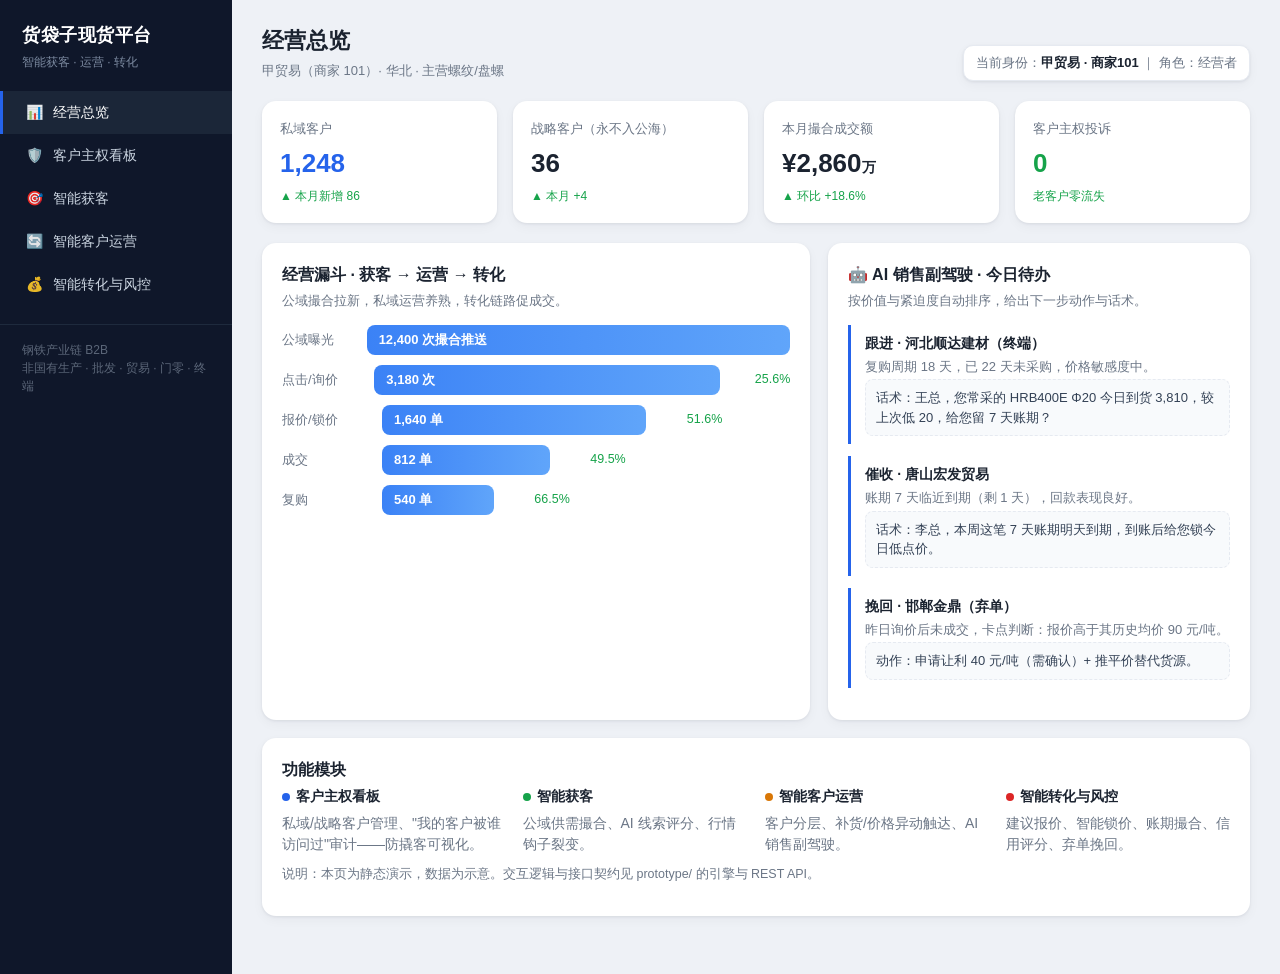
<file: static-site/index.html>
<!DOCTYPE html>
<html lang="zh-CN">
<head>
<meta charset="UTF-8" />
<meta name="viewport" content="width=device-width, initial-scale=1.0" />
<title>总览 · 货袋子现货平台</title>
<link rel="stylesheet" href="site.css" />
</head>
<body>
<div class="layout">
  <aside class="sidebar">
    <div class="brand">货袋子现货平台<small>智能获客 · 运营 · 转化</small></div>
    <nav class="nav">
      <a class="active" href="index.html"><span class="ico">📊</span>经营总览</a>
      <a href="dashboard.html"><span class="ico">🛡️</span>客户主权看板</a>
      <a href="acquisition.html"><span class="ico">🎯</span>智能获客</a>
      <a href="operation.html"><span class="ico">🔄</span>智能客户运营</a>
      <a href="conversion.html"><span class="ico">💰</span>智能转化与风控</a>
    </nav>
    <div class="side-foot">钢铁产业链 B2B<br/>非国有生产 · 批发 · 贸易 · 门零 · 终端</div>
  </aside>

  <main class="main">
    <div class="topbar">
      <div>
        <h1>经营总览</h1>
        <div class="sub">甲贸易（商家 101）· 华北 · 主营螺纹/盘螺</div>
      </div>
      <div class="idbox">当前身份：<b>甲贸易 · 商家101</b> ｜ 角色：经营者</div>
    </div>

    <div class="cards">
      <div class="stat blue"><div class="label">私域客户</div><div class="value">1,248</div>
        <div class="delta up">▲ 本月新增 86</div></div>
      <div class="stat"><div class="label">战略客户（永不入公海）</div><div class="value">36</div>
        <div class="delta up">▲ 本月 +4</div></div>
      <div class="stat"><div class="label">本月撮合成交额</div><div class="value">¥2,860<span style="font-size:14px">万</span></div>
        <div class="delta up">▲ 环比 +18.6%</div></div>
      <div class="stat good"><div class="label">客户主权投诉</div><div class="value">0</div>
        <div class="delta up">老客户零流失</div></div>
    </div>

    <div class="split">
      <div class="panel">
        <h2>经营漏斗 · 获客 → 运营 → 转化</h2>
        <p class="desc">公域撮合拉新，私域运营养熟，转化链路促成交。</p>
        <div class="funnel">
          <div class="step"><span class="lbl">公域曝光</span><div class="bar" style="width:100%">12,400 次撮合推送</div></div>
          <div class="step"><span class="lbl">点击/询价</span><div class="bar" style="width:74%">3,180 次</div><span class="rate">25.6%</span></div>
          <div class="step"><span class="lbl">报价/锁价</span><div class="bar" style="width:52%">1,640 单</div><span class="rate">51.6%</span></div>
          <div class="step"><span class="lbl">成交</span><div class="bar" style="width:33%">812 单</div><span class="rate">49.5%</span></div>
          <div class="step"><span class="lbl">复购</span><div class="bar" style="width:22%">540 单</div><span class="rate">66.5%</span></div>
        </div>
      </div>

      <div class="panel">
        <h2>🤖 AI 销售副驾驶 · 今日待办</h2>
        <p class="desc">按价值与紧迫度自动排序，给出下一步动作与话术。</p>
        <div class="todo">
          <b>跟进 · 河北顺达建材（终端）</b>
          <div class="why">复购周期 18 天，已 22 天未采购，价格敏感度中。</div>
          <div class="say">话术：王总，您常采的 HRB400E Φ20 今日到货 3,810，较上次低 20，给您留 7 天账期？</div>
        </div>
        <div class="todo">
          <b>催收 · 唐山宏发贸易</b>
          <div class="why">账期 7 天临近到期（剩 1 天），回款表现良好。</div>
          <div class="say">话术：李总，本周这笔 7 天账期明天到期，到账后给您锁今日低点价。</div>
        </div>
        <div class="todo">
          <b>挽回 · 邯郸金鼎（弃单）</b>
          <div class="why">昨日询价后未成交，卡点判断：报价高于其历史均价 90 元/吨。</div>
          <div class="say">动作：申请让利 40 元/吨（需确认）+ 推平价替代货源。</div>
        </div>
      </div>
    </div>

    <div class="panel">
      <h2>功能模块</h2>
      <div class="grid2">
        <div class="row" style="gap:16px; align-items:flex-start;">
          <div style="flex:1">
            <div class="pill"><span class="dot b"></span><b>客户主权看板</b></div>
            <p class="muted" style="margin:6px 0 0">私域/战略客户管理、"我的客户被谁访问过"审计——防撬客可视化。</p>
          </div>
          <div style="flex:1">
            <div class="pill"><span class="dot g"></span><b>智能获客</b></div>
            <p class="muted" style="margin:6px 0 0">公域供需撮合、AI 线索评分、行情钩子裂变。</p>
          </div>
        </div>
        <div class="row" style="gap:16px; align-items:flex-start;">
          <div style="flex:1">
            <div class="pill"><span class="dot a"></span><b>智能客户运营</b></div>
            <p class="muted" style="margin:6px 0 0">客户分层、补货/价格异动触达、AI 销售副驾驶。</p>
          </div>
          <div style="flex:1">
            <div class="pill"><span class="dot r"></span><b>智能转化与风控</b></div>
            <p class="muted" style="margin:6px 0 0">建议报价、智能锁价、账期撮合、信用评分、弃单挽回。</p>
          </div>
        </div>
      </div>
      <p class="note">说明：本页为静态演示，数据为示意。交互逻辑与接口契约见 prototype/ 的引擎与 REST API。</p>
    </div>
  </main>
</div>
</body>
</html>
</file>
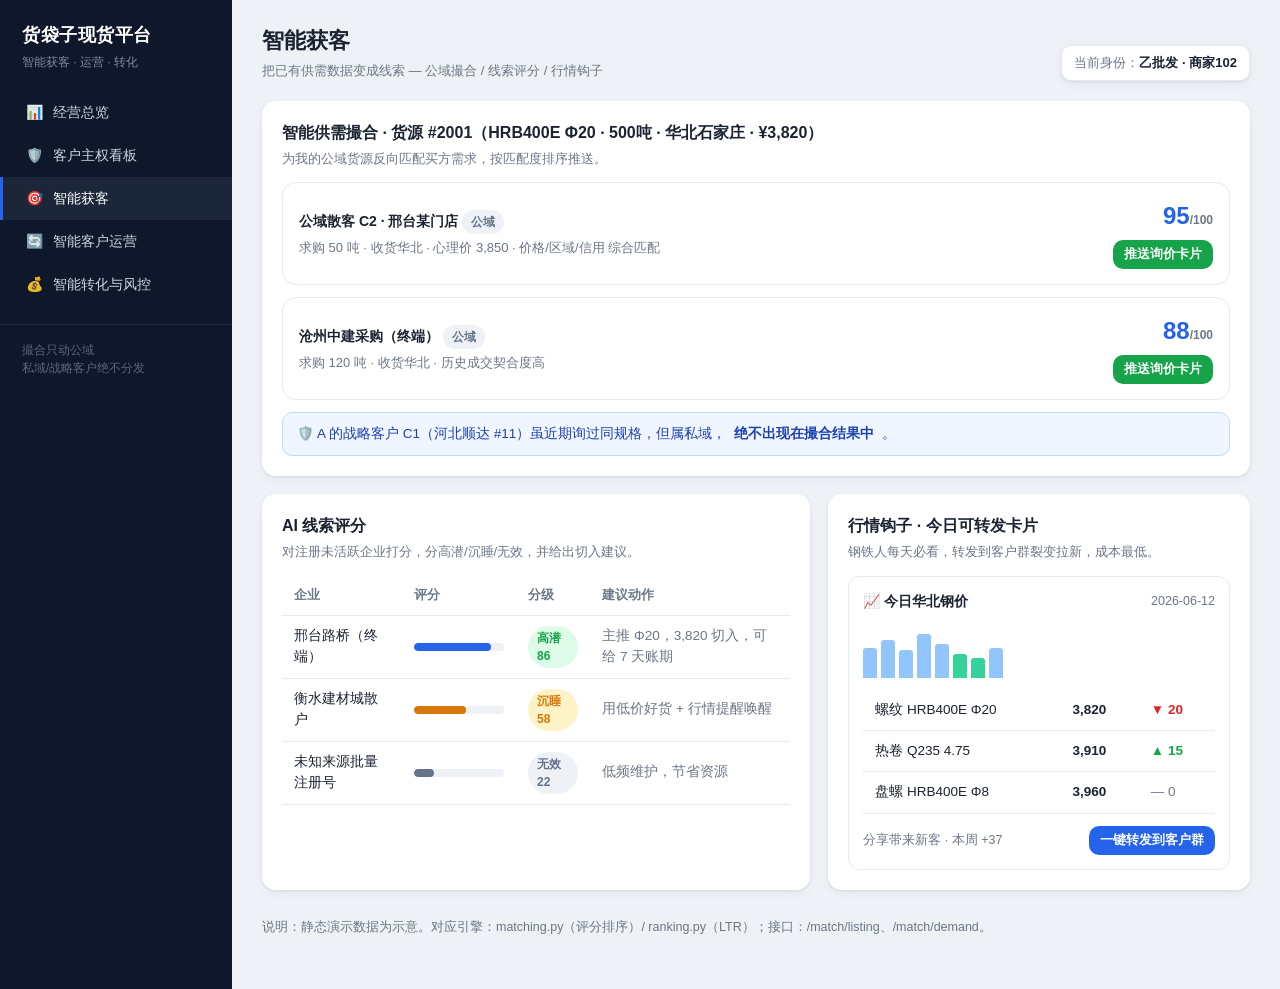
<file: static-site/acquisition.html>
<!DOCTYPE html>
<html lang="zh-CN">
<head>
<meta charset="UTF-8" />
<meta name="viewport" content="width=device-width, initial-scale=1.0" />
<title>智能获客 · 货袋子现货平台</title>
<link rel="stylesheet" href="site.css" />
</head>
<body>
<div class="layout">
  <aside class="sidebar">
    <div class="brand">货袋子现货平台<small>智能获客 · 运营 · 转化</small></div>
    <nav class="nav">
      <a href="index.html"><span class="ico">📊</span>经营总览</a>
      <a href="dashboard.html"><span class="ico">🛡️</span>客户主权看板</a>
      <a class="active" href="acquisition.html"><span class="ico">🎯</span>智能获客</a>
      <a href="operation.html"><span class="ico">🔄</span>智能客户运营</a>
      <a href="conversion.html"><span class="ico">💰</span>智能转化与风控</a>
    </nav>
    <div class="side-foot">撮合只动公域<br/>私域/战略客户绝不分发</div>
  </aside>

  <main class="main">
    <div class="topbar">
      <div>
        <h1>智能获客</h1>
        <div class="sub">把已有供需数据变成线索 — 公域撮合 / 线索评分 / 行情钩子</div>
      </div>
      <div class="idbox">当前身份：<b>乙批发 · 商家102</b></div>
    </div>

    <div class="panel">
      <h2>智能供需撮合 · 货源 #2001（HRB400E Φ20 · 500吨 · 华北石家庄 · ¥3,820）</h2>
      <p class="desc">为我的公域货源反向匹配买方需求，按匹配度排序推送。</p>
      <div class="mcard">
        <div>
          <div><b>公域散客 C2 · 邢台某门店</b> <span class="badge gray">公域</span></div>
          <div class="meta">求购 50 吨 · 收货华北 · 心理价 3,850 · 价格/区域/信用 综合匹配</div>
        </div>
        <div style="text-align:right">
          <div class="score">95<small>/100</small></div>
          <button class="btn green sm" style="margin-top:6px">推送询价卡片</button>
        </div>
      </div>
      <div class="mcard">
        <div>
          <div><b>沧州中建采购（终端）</b> <span class="badge gray">公域</span></div>
          <div class="meta">求购 120 吨 · 收货华北 · 历史成交契合度高</div>
        </div>
        <div style="text-align:right">
          <div class="score">88<small>/100</small></div>
          <button class="btn green sm" style="margin-top:6px">推送询价卡片</button>
        </div>
      </div>
      <div class="hint" style="margin-top:6px;">🛡️ A 的战略客户 C1（河北顺达 #11）虽近期询过同规格，但属私域，<b>绝不出现在撮合结果中</b>。</div>
    </div>

    <div class="split">
      <div class="panel">
        <h2>AI 线索评分</h2>
        <p class="desc">对注册未活跃企业打分，分高潜/沉睡/无效，并给出切入建议。</p>
        <table>
          <tr><th>企业</th><th>评分</th><th>分级</th><th>建议动作</th></tr>
          <tr>
            <td>邢台路桥（终端）</td>
            <td><div class="prog" style="width:90px"><i style="width:86%"></i></div></td>
            <td><span class="badge green">高潜 86</span></td>
            <td class="muted">主推 Φ20，3,820 切入，可给 7 天账期</td>
          </tr>
          <tr>
            <td>衡水建材城散户</td>
            <td><div class="prog" style="width:90px"><i style="width:58%;background:var(--amber)"></i></div></td>
            <td><span class="badge amber">沉睡 58</span></td>
            <td class="muted">用低价好货 + 行情提醒唤醒</td>
          </tr>
          <tr>
            <td>未知来源批量注册号</td>
            <td><div class="prog" style="width:90px"><i style="width:22%;background:var(--steel)"></i></div></td>
            <td><span class="badge gray">无效 22</span></td>
            <td class="muted">低频维护，节省资源</td>
          </tr>
        </table>
      </div>

      <div class="panel">
        <h2>行情钩子 · 今日可转发卡片</h2>
        <p class="desc">钢铁人每天必看，转发到客户群裂变拉新，成本最低。</p>
        <div style="border:1px solid var(--line); border-radius:12px; padding:14px;">
          <div class="row" style="justify-content:space-between">
            <b>📈 今日华北钢价</b><span class="kpi-sm">2026-06-12</span>
          </div>
          <div class="trend" style="margin:12px 0">
            <span style="height:30px"></span><span style="height:38px"></span><span style="height:28px"></span>
            <span style="height:44px"></span><span style="height:34px"></span><span class="lo" style="height:24px"></span>
            <span class="lo" style="height:20px"></span><span style="height:30px"></span>
          </div>
          <table>
            <tr><td>螺纹 HRB400E Φ20</td><td><b>3,820</b></td><td><span class="tag-deny">▼ 20</span></td></tr>
            <tr><td>热卷 Q235 4.75</td><td><b>3,910</b></td><td><span class="tag-allow">▲ 15</span></td></tr>
            <tr><td>盘螺 HRB400E Φ8</td><td><b>3,960</b></td><td><span class="muted">— 0</span></td></tr>
          </table>
          <div class="row" style="margin-top:12px; justify-content:space-between;">
            <span class="kpi-sm">分享带来新客 · 本周 +37</span>
            <button class="btn primary sm">一键转发到客户群</button>
          </div>
        </div>
      </div>
    </div>
    <p class="note">说明：静态演示数据为示意。对应引擎：matching.py（评分排序）/ ranking.py（LTR）；接口：/match/listing、/match/demand。</p>
  </main>
</div>
</body>
</html>
</file>
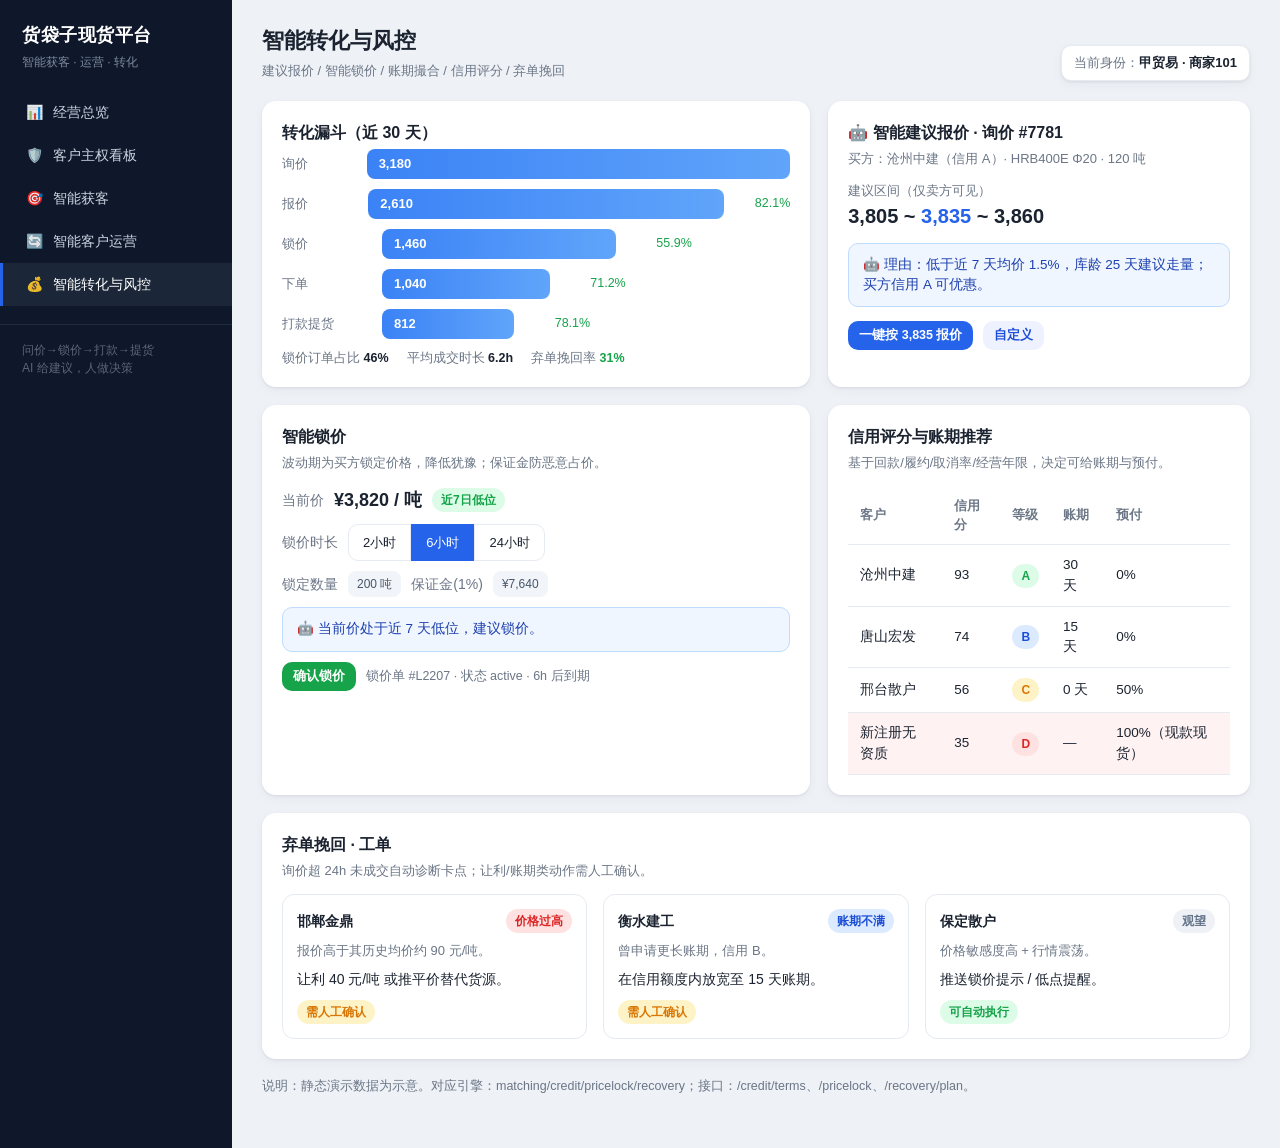
<file: static-site/conversion.html>
<!DOCTYPE html>
<html lang="zh-CN">
<head>
<meta charset="UTF-8" />
<meta name="viewport" content="width=device-width, initial-scale=1.0" />
<title>智能转化与风控 · 货袋子现货平台</title>
<link rel="stylesheet" href="site.css" />
</head>
<body>
<div class="layout">
  <aside class="sidebar">
    <div class="brand">货袋子现货平台<small>智能获客 · 运营 · 转化</small></div>
    <nav class="nav">
      <a href="index.html"><span class="ico">📊</span>经营总览</a>
      <a href="dashboard.html"><span class="ico">🛡️</span>客户主权看板</a>
      <a href="acquisition.html"><span class="ico">🎯</span>智能获客</a>
      <a href="operation.html"><span class="ico">🔄</span>智能客户运营</a>
      <a class="active" href="conversion.html"><span class="ico">💰</span>智能转化与风控</a>
    </nav>
    <div class="side-foot">问价→锁价→打款→提货<br/>AI 给建议，人做决策</div>
  </aside>

  <main class="main">
    <div class="topbar">
      <div>
        <h1>智能转化与风控</h1>
        <div class="sub">建议报价 / 智能锁价 / 账期撮合 / 信用评分 / 弃单挽回</div>
      </div>
      <div class="idbox">当前身份：<b>甲贸易 · 商家101</b></div>
    </div>

    <div class="split">
      <div class="panel">
        <h2>转化漏斗（近 30 天）</h2>
        <div class="funnel">
          <div class="step"><span class="lbl">询价</span><div class="bar" style="width:100%">3,180</div></div>
          <div class="step"><span class="lbl">报价</span><div class="bar" style="width:82%">2,610</div><span class="rate">82.1%</span></div>
          <div class="step"><span class="lbl">锁价</span><div class="bar" style="width:46%">1,460</div><span class="rate">55.9%</span></div>
          <div class="step"><span class="lbl">下单</span><div class="bar" style="width:33%">1,040</div><span class="rate">71.2%</span></div>
          <div class="step"><span class="lbl">打款提货</span><div class="bar" style="width:26%">812</div><span class="rate">78.1%</span></div>
        </div>
        <div class="row" style="margin-top:8px; gap:18px;">
          <span class="kpi-sm">锁价订单占比 <b style="color:var(--ink)">46%</b></span>
          <span class="kpi-sm">平均成交时长 <b style="color:var(--ink)">6.2h</b></span>
          <span class="kpi-sm">弃单挽回率 <b style="color:var(--green)">31%</b></span>
        </div>
      </div>

      <div class="panel">
        <h2>🤖 智能建议报价 · 询价 #7781</h2>
        <p class="desc">买方：沧州中建（信用 A）· HRB400E Φ20 · 120 吨</p>
        <div class="row" style="gap:20px; margin:6px 0 12px;">
          <div><div class="kpi-sm">建议区间（仅卖方可见）</div>
            <div style="font-size:20px;font-weight:800;">3,805 ~ <span style="color:var(--primary)">3,835</span> ~ 3,860</div></div>
        </div>
        <div class="hint">🤖 理由：低于近 7 天均价 1.5%，库龄 25 天建议走量；买方信用 A 可优惠。</div>
        <div class="row" style="margin-top:14px;">
          <button class="btn primary sm">一键按 3,835 报价</button>
          <button class="btn ghost sm">自定义</button>
        </div>
      </div>
    </div>

    <div class="split">
      <div class="panel">
        <h2>智能锁价</h2>
        <p class="desc">波动期为买方锁定价格，降低犹豫；保证金防恶意占价。</p>
        <div class="row" style="margin:8px 0;">
          <span class="muted">当前价</span><b style="font-size:18px;">¥3,820 / 吨</b>
          <span class="badge green">近7日低位</span>
        </div>
        <div class="row" style="margin:10px 0;">
          <span class="muted">锁价时长</span>
          <span class="seg"><span>2小时</span><span class="on">6小时</span><span>24小时</span></span>
        </div>
        <div class="row" style="margin:10px 0;">
          <span class="muted">锁定数量</span><span class="chip">200 吨</span>
          <span class="muted">保证金(1%)</span><span class="chip">¥7,640</span>
        </div>
        <div class="hint" style="margin:10px 0;">🤖 当前价处于近 7 天低位，建议锁价。</div>
        <div class="row"><button class="btn green sm">确认锁价</button>
          <span class="muted kpi-sm">锁价单 #L2207 · 状态 active · 6h 后到期</span></div>
      </div>

      <div class="panel">
        <h2>信用评分与账期推荐</h2>
        <p class="desc">基于回款/履约/取消率/经营年限，决定可给账期与预付。</p>
        <table>
          <tr><th>客户</th><th>信用分</th><th>等级</th><th>账期</th><th>预付</th></tr>
          <tr><td>沧州中建</td><td>93</td><td><span class="badge green">A</span></td><td>30 天</td><td>0%</td></tr>
          <tr><td>唐山宏发</td><td>74</td><td><span class="badge blue">B</span></td><td>15 天</td><td>0%</td></tr>
          <tr><td>邢台散户</td><td>56</td><td><span class="badge amber">C</span></td><td>0 天</td><td>50%</td></tr>
          <tr class="denied"><td>新注册无资质</td><td>35</td><td><span class="badge red">D</span></td><td>—</td><td>100%（现款现货）</td></tr>
        </table>
      </div>
    </div>

    <div class="panel">
      <h2>弃单挽回 · 工单</h2>
      <p class="desc">询价超 24h 未成交自动诊断卡点；让利/账期类动作需人工确认。</p>
      <div class="grid3">
        <div style="border:1px solid var(--line); border-radius:12px; padding:14px;">
          <div class="row" style="justify-content:space-between"><b>邯郸金鼎</b><span class="badge red">价格过高</span></div>
          <div class="muted" style="margin:8px 0; font-size:13px;">报价高于其历史均价约 90 元/吨。</div>
          <div class="say">让利 40 元/吨 或推平价替代货源。</div>
          <div class="row" style="margin-top:10px;"><span class="badge amber">需人工确认</span></div>
        </div>
        <div style="border:1px solid var(--line); border-radius:12px; padding:14px;">
          <div class="row" style="justify-content:space-between"><b>衡水建工</b><span class="badge blue">账期不满</span></div>
          <div class="muted" style="margin:8px 0; font-size:13px;">曾申请更长账期，信用 B。</div>
          <div class="say">在信用额度内放宽至 15 天账期。</div>
          <div class="row" style="margin-top:10px;"><span class="badge amber">需人工确认</span></div>
        </div>
        <div style="border:1px solid var(--line); border-radius:12px; padding:14px;">
          <div class="row" style="justify-content:space-between"><b>保定散户</b><span class="badge gray">观望</span></div>
          <div class="muted" style="margin:8px 0; font-size:13px;">价格敏感度高 + 行情震荡。</div>
          <div class="say">推送锁价提示 / 低点提醒。</div>
          <div class="row" style="margin-top:10px;"><span class="badge green">可自动执行</span></div>
        </div>
      </div>
    </div>
    <p class="note">说明：静态演示数据为示意。对应引擎：matching/credit/pricelock/recovery；接口：/credit/terms、/pricelock、/recovery/plan。</p>
  </main>
</div>
</body>
</html>
</file>
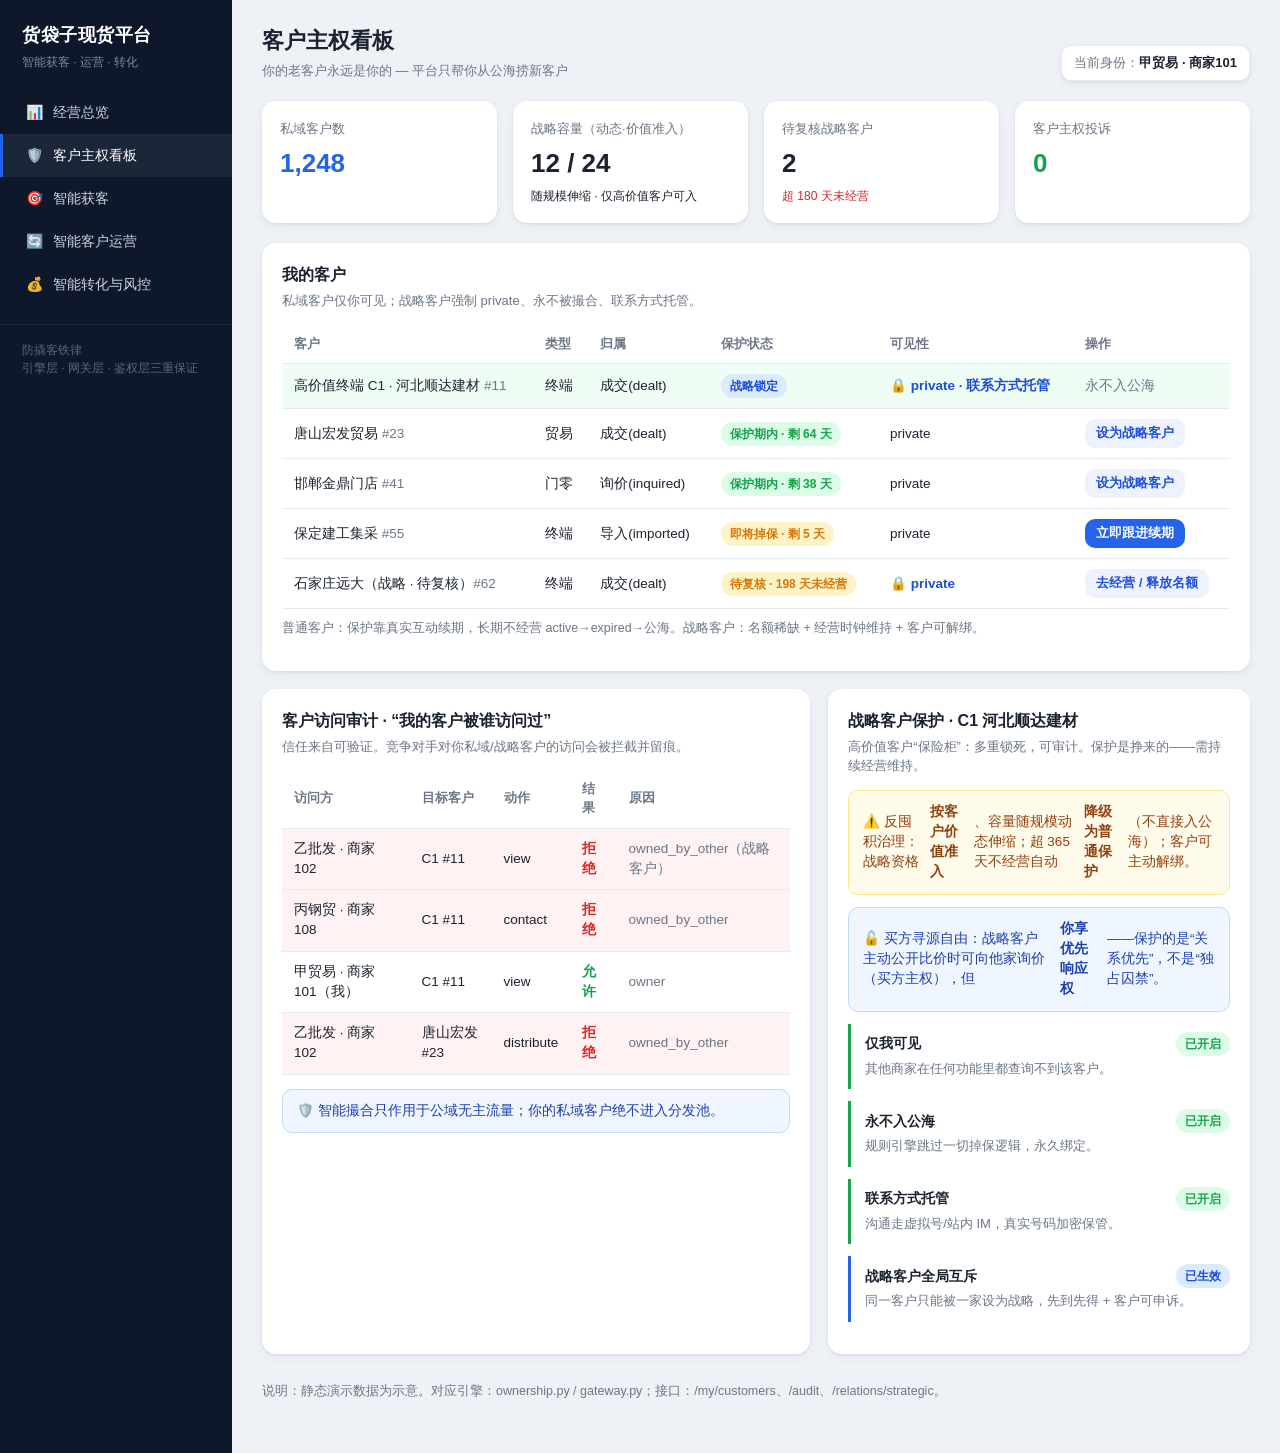
<file: static-site/dashboard.html>
<!DOCTYPE html>
<html lang="zh-CN">
<head>
<meta charset="UTF-8" />
<meta name="viewport" content="width=device-width, initial-scale=1.0" />
<title>客户主权看板 · 货袋子现货平台</title>
<link rel="stylesheet" href="site.css" />
</head>
<body>
<div class="layout">
  <aside class="sidebar">
    <div class="brand">货袋子现货平台<small>智能获客 · 运营 · 转化</small></div>
    <nav class="nav">
      <a href="index.html"><span class="ico">📊</span>经营总览</a>
      <a class="active" href="dashboard.html"><span class="ico">🛡️</span>客户主权看板</a>
      <a href="acquisition.html"><span class="ico">🎯</span>智能获客</a>
      <a href="operation.html"><span class="ico">🔄</span>智能客户运营</a>
      <a href="conversion.html"><span class="ico">💰</span>智能转化与风控</a>
    </nav>
    <div class="side-foot">防撬客铁律<br/>引擎层 · 网关层 · 鉴权层三重保证</div>
  </aside>

  <main class="main">
    <div class="topbar">
      <div>
        <h1>客户主权看板</h1>
        <div class="sub">你的老客户永远是你的 — 平台只帮你从公海捞新客户</div>
      </div>
      <div class="idbox">当前身份：<b>甲贸易 · 商家101</b></div>
    </div>

    <div class="cards">
      <div class="stat blue"><div class="label">私域客户数</div><div class="value">1,248</div></div>
      <div class="stat"><div class="label">战略容量（动态·价值准入）</div><div class="value">12 / 24</div>
        <div class="delta">随规模伸缩 · 仅高价值客户可入</div></div>
      <div class="stat"><div class="label">待复核战略客户</div><div class="value">2</div>
        <div class="delta down">超 180 天未经营</div></div>
      <div class="stat good"><div class="label">客户主权投诉</div><div class="value">0</div></div>
    </div>

    <div class="panel">
      <h2>我的客户</h2>
      <p class="desc">私域客户仅你可见；战略客户强制 private、永不被撮合、联系方式托管。</p>
      <table>
        <tr><th>客户</th><th>类型</th><th>归属</th><th>保护状态</th><th>可见性</th><th>操作</th></tr>
        <tr class="hot">
          <td>高价值终端 C1 · 河北顺达建材 <span class="muted">#11</span></td>
          <td>终端</td><td>成交(dealt)</td>
          <td><span class="badge blue">战略锁定</span></td>
          <td><span class="lock">🔒 private · 联系方式托管</span></td>
          <td><span class="muted">永不入公海</span></td>
        </tr>
        <tr>
          <td>唐山宏发贸易 <span class="muted">#23</span></td><td>贸易</td><td>成交(dealt)</td>
          <td><span class="badge green">保护期内 · 剩 64 天</span></td><td>private</td>
          <td><button class="btn ghost sm">设为战略客户</button></td>
        </tr>
        <tr>
          <td>邯郸金鼎门店 <span class="muted">#41</span></td><td>门零</td><td>询价(inquired)</td>
          <td><span class="badge green">保护期内 · 剩 38 天</span></td><td>private</td>
          <td><button class="btn ghost sm">设为战略客户</button></td>
        </tr>
        <tr>
          <td>保定建工集采 <span class="muted">#55</span></td><td>终端</td><td>导入(imported)</td>
          <td><span class="badge amber">即将掉保 · 剩 5 天</span></td><td>private</td>
          <td><button class="btn primary sm">立即跟进续期</button></td>
        </tr>
        <tr>
          <td>石家庄远大（战略 · 待复核）<span class="muted">#62</span></td><td>终端</td><td>成交(dealt)</td>
          <td><span class="badge amber">待复核 · 198 天未经营</span></td><td><span class="lock">🔒 private</span></td>
          <td><button class="btn ghost sm">去经营 / 释放名额</button></td>
        </tr>
      </table>
      <p class="note">普通客户：保护靠真实互动续期，长期不经营 active→expired→公海。战略客户：名额稀缺 + 经营时钟维持 + 客户可解绑。</p>
    </div>

    <div class="split">
      <div class="panel">
        <h2>客户访问审计 · “我的客户被谁访问过”</h2>
        <p class="desc">信任来自可验证。竞争对手对你私域/战略客户的访问会被拦截并留痕。</p>
        <table>
          <tr><th>访问方</th><th>目标客户</th><th>动作</th><th>结果</th><th>原因</th></tr>
          <tr class="denied"><td>乙批发 · 商家102</td><td>C1 #11</td><td>view</td>
            <td><span class="tag-deny">拒绝</span></td><td class="muted">owned_by_other（战略客户）</td></tr>
          <tr class="denied"><td>丙钢贸 · 商家108</td><td>C1 #11</td><td>contact</td>
            <td><span class="tag-deny">拒绝</span></td><td class="muted">owned_by_other</td></tr>
          <tr><td>甲贸易 · 商家101（我）</td><td>C1 #11</td><td>view</td>
            <td><span class="tag-allow">允许</span></td><td class="muted">owner</td></tr>
          <tr class="denied"><td>乙批发 · 商家102</td><td>唐山宏发 #23</td><td>distribute</td>
            <td><span class="tag-deny">拒绝</span></td><td class="muted">owned_by_other</td></tr>
        </table>
        <div class="hint" style="margin-top:14px;">🛡️ 智能撮合只作用于公域无主流量；你的私域客户绝不进入分发池。</div>
      </div>

      <div class="panel">
        <h2>战略客户保护 · C1 河北顺达建材</h2>
        <p class="desc">高价值客户“保险柜”：多重锁死，可审计。保护是挣来的——需持续经营维持。</p>
        <div class="hint warn" style="margin-bottom:12px;">⚠️ 反囤积治理：战略资格<b>按客户价值准入</b>、容量随规模动态伸缩；超 365 天不经营自动<b>降级为普通保护</b>（不直接入公海）；客户可主动解绑。</div>
        <div class="hint" style="margin-bottom:12px;">🔓 买方寻源自由：战略客户主动公开比价时可向他家询价（买方主权），但<b>你享优先响应权</b>——保护的是“关系优先”，不是“独占囚禁”。</div>
        <div style="margin-top:6px;">
          <div class="todo" style="border-left-color:var(--green)">
            <div class="row" style="justify-content:space-between"><b>仅我可见</b><span class="badge green">已开启</span></div>
            <div class="why">其他商家在任何功能里都查询不到该客户。</div>
          </div>
          <div class="todo" style="border-left-color:var(--green)">
            <div class="row" style="justify-content:space-between"><b>永不入公海</b><span class="badge green">已开启</span></div>
            <div class="why">规则引擎跳过一切掉保逻辑，永久绑定。</div>
          </div>
          <div class="todo" style="border-left-color:var(--green)">
            <div class="row" style="justify-content:space-between"><b>联系方式托管</b><span class="badge green">已开启</span></div>
            <div class="why">沟通走虚拟号/站内 IM，真实号码加密保管。</div>
          </div>
          <div class="todo" style="border-left-color:var(--primary)">
            <div class="row" style="justify-content:space-between"><b>战略客户全局互斥</b><span class="badge blue">已生效</span></div>
            <div class="why">同一客户只能被一家设为战略，先到先得 + 客户可申诉。</div>
          </div>
        </div>
      </div>
    </div>
    <p class="note">说明：静态演示数据为示意。对应引擎：ownership.py / gateway.py；接口：/my/customers、/audit、/relations/strategic。</p>
  </main>
</div>
</body>
</html>
</file>
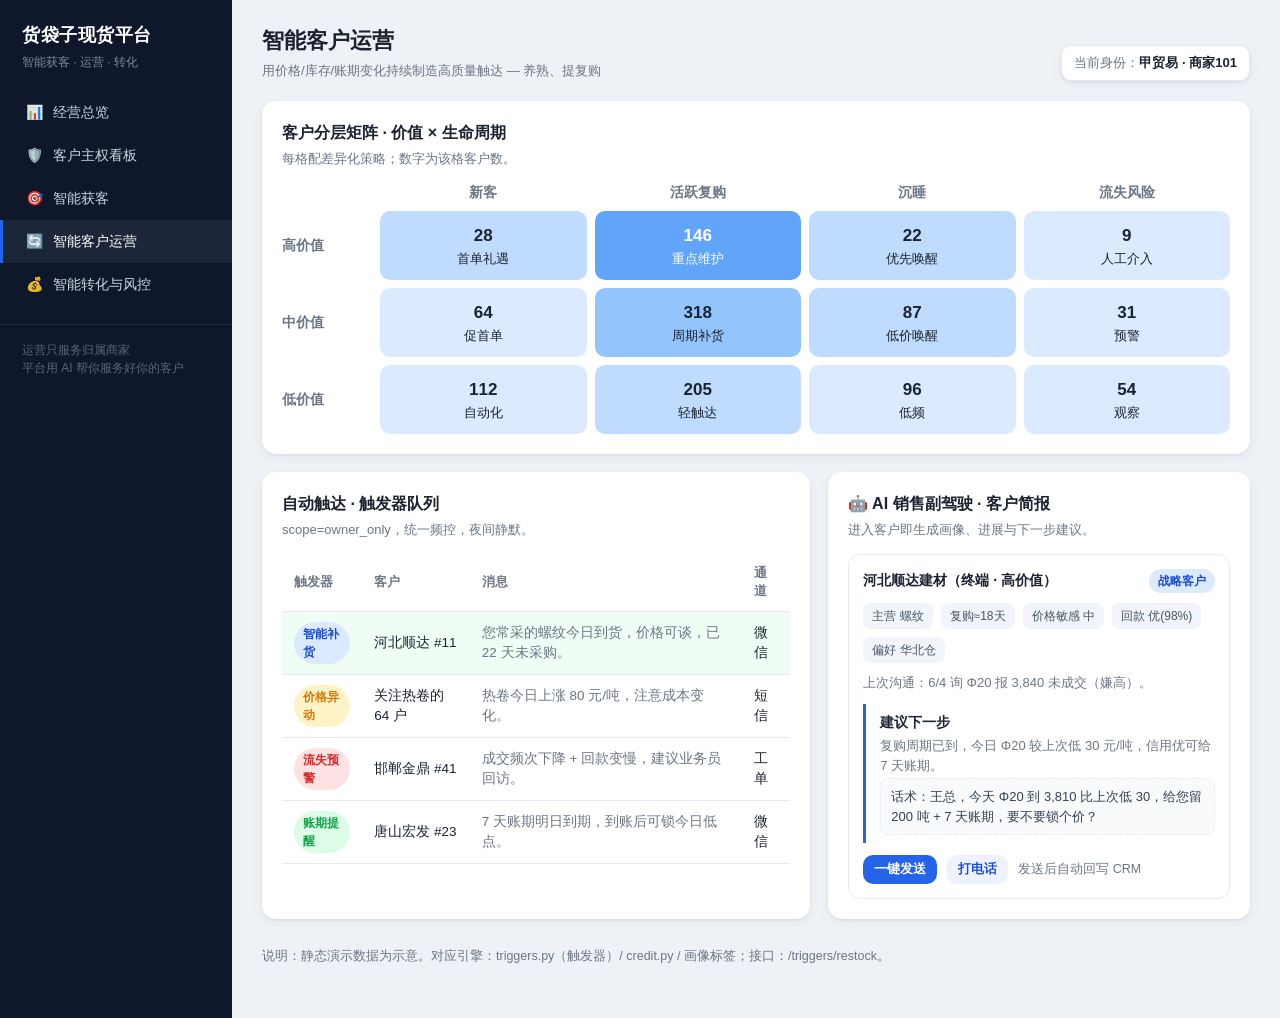
<file: static-site/operation.html>
<!DOCTYPE html>
<html lang="zh-CN">
<head>
<meta charset="UTF-8" />
<meta name="viewport" content="width=device-width, initial-scale=1.0" />
<title>智能客户运营 · 货袋子现货平台</title>
<link rel="stylesheet" href="site.css" />
</head>
<body>
<div class="layout">
  <aside class="sidebar">
    <div class="brand">货袋子现货平台<small>智能获客 · 运营 · 转化</small></div>
    <nav class="nav">
      <a href="index.html"><span class="ico">📊</span>经营总览</a>
      <a href="dashboard.html"><span class="ico">🛡️</span>客户主权看板</a>
      <a href="acquisition.html"><span class="ico">🎯</span>智能获客</a>
      <a class="active" href="operation.html"><span class="ico">🔄</span>智能客户运营</a>
      <a href="conversion.html"><span class="ico">💰</span>智能转化与风控</a>
    </nav>
    <div class="side-foot">运营只服务归属商家<br/>平台用 AI 帮你服务好你的客户</div>
  </aside>

  <main class="main">
    <div class="topbar">
      <div>
        <h1>智能客户运营</h1>
        <div class="sub">用价格/库存/账期变化持续制造高质量触达 — 养熟、提复购</div>
      </div>
      <div class="idbox">当前身份：<b>甲贸易 · 商家101</b></div>
    </div>

    <div class="panel">
      <h2>客户分层矩阵 · 价值 × 生命周期</h2>
      <p class="desc">每格配差异化策略；数字为该格客户数。</p>
      <div class="matrix">
        <div class="head"></div>
        <div class="head">新客</div><div class="head">活跃复购</div><div class="head">沉睡</div><div class="head">流失风险</div>
        <div class="v">高价值</div>
        <div class="cell h2"><b>28</b>首单礼遇</div><div class="cell h4"><b>146</b>重点维护</div><div class="cell h2"><b>22</b>优先唤醒</div><div class="cell h1"><b>9</b>人工介入</div>
        <div class="v">中价值</div>
        <div class="cell h1"><b>64</b>促首单</div><div class="cell h3"><b>318</b>周期补货</div><div class="cell h2"><b>87</b>低价唤醒</div><div class="cell h1"><b>31</b>预警</div>
        <div class="v">低价值</div>
        <div class="cell h1"><b>112</b>自动化</div><div class="cell h2"><b>205</b>轻触达</div><div class="cell h1"><b>96</b>低频</div><div class="cell h1"><b>54</b>观察</div>
      </div>
    </div>

    <div class="split">
      <div class="panel">
        <h2>自动触达 · 触发器队列</h2>
        <p class="desc">scope=owner_only，统一频控，夜间静默。</p>
        <table>
          <tr><th>触发器</th><th>客户</th><th>消息</th><th>通道</th></tr>
          <tr class="hot">
            <td><span class="badge blue">智能补货</span></td>
            <td>河北顺达 #11</td>
            <td class="muted">您常采的螺纹今日到货，价格可谈，已 22 天未采购。</td>
            <td>微信</td>
          </tr>
          <tr>
            <td><span class="badge amber">价格异动</span></td>
            <td>关注热卷的 64 户</td>
            <td class="muted">热卷今日上涨 80 元/吨，注意成本变化。</td>
            <td>短信</td>
          </tr>
          <tr>
            <td><span class="badge red">流失预警</span></td>
            <td>邯郸金鼎 #41</td>
            <td class="muted">成交频次下降 + 回款变慢，建议业务员回访。</td>
            <td>工单</td>
          </tr>
          <tr>
            <td><span class="badge green">账期提醒</span></td>
            <td>唐山宏发 #23</td>
            <td class="muted">7 天账期明日到期，到账后可锁今日低点。</td>
            <td>微信</td>
          </tr>
        </table>
      </div>

      <div class="panel">
        <h2>🤖 AI 销售副驾驶 · 客户简报</h2>
        <p class="desc">进入客户即生成画像、进展与下一步建议。</p>
        <div style="border:1px solid var(--line); border-radius:12px; padding:14px;">
          <div class="row" style="justify-content:space-between">
            <b>河北顺达建材（终端 · 高价值）</b><span class="badge blue">战略客户</span>
          </div>
          <div class="row" style="gap:8px; margin:10px 0;">
            <span class="chip">主营 螺纹</span><span class="chip">复购≈18天</span>
            <span class="chip">价格敏感 中</span><span class="chip">回款 优(98%)</span><span class="chip">偏好 华北仓</span>
          </div>
          <div class="muted" style="font-size:13px;">上次沟通：6/4 询 Φ20 报 3,840 未成交（嫌高）。</div>
          <div class="todo" style="margin-top:12px;">
            <b>建议下一步</b>
            <div class="why">复购周期已到，今日 Φ20 较上次低 30 元/吨，信用优可给 7 天账期。</div>
            <div class="say">话术：王总，今天 Φ20 到 3,810 比上次低 30，给您留 200 吨 + 7 天账期，要不要锁个价？</div>
          </div>
          <div class="row"><button class="btn primary sm">一键发送</button><button class="btn ghost sm">打电话</button><span class="muted kpi-sm">发送后自动回写 CRM</span></div>
        </div>
      </div>
    </div>
    <p class="note">说明：静态演示数据为示意。对应引擎：triggers.py（触发器）/ credit.py / 画像标签；接口：/triggers/restock。</p>
  </main>
</div>
</body>
</html>
</file>
<file: static-site/site.css>
:root {
  --bg: #eef1f6;
  --card: #ffffff;
  --ink: #1b2330;
  --muted: #6b7686;
  --primary: #2563eb;
  --primary-d: #1d4ed8;
  --green: #16a34a;
  --amber: #d97706;
  --red: #dc2626;
  --steel: #64748b;
  --line: #e6eaf1;
  --shadow: 0 1px 3px rgba(16,24,40,.08), 0 4px 12px rgba(16,24,40,.04);
}
* { box-sizing: border-box; }
html,body { margin: 0; }
body {
  background: var(--bg); color: var(--ink);
  font-family: -apple-system, "PingFang SC", "Microsoft YaHei", "Segoe UI", Roboto, sans-serif;
  font-size: 14px; line-height: 1.5;
}
.layout { display: flex; min-height: 100vh; }

/* sidebar */
.sidebar { width: 232px; background: #0f172a; color: #cbd5e1; flex-shrink: 0; padding: 22px 0; }
.brand { font-size: 18px; font-weight: 800; color: #fff; padding: 0 22px 6px; letter-spacing:.5px;}
.brand small { display:block; font-weight: 400; color:#7c8aa0; font-size:12px; margin-top:4px; letter-spacing:0;}
.nav { margin-top: 14px; }
.nav a { display:flex; gap:10px; align-items:center; padding: 11px 22px; color:#cbd5e1;
  text-decoration:none; font-size:14px; border-left:3px solid transparent;}
.nav a .ico { width:18px; text-align:center; opacity:.9; }
.nav a:hover { background:#1b2638; color:#fff; }
.nav a.active { background:#1b2638; color:#fff; border-left-color: var(--primary); }
.side-foot { color:#5b6678; font-size:12px; padding:16px 22px 0; margin-top:18px; border-top:1px solid #1e2a3d;}

/* main */
.main { flex:1; padding: 24px 30px 40px; max-width: 1180px; }
.topbar { display:flex; justify-content:space-between; align-items:flex-end; margin-bottom:20px;}
.topbar h1 { font-size:22px; margin:0; }
.topbar .sub { color:var(--muted); font-size:13px; margin-top:4px; }
.idbox { font-size:13px; color:var(--muted); background:#fff; border:1px solid var(--line);
  padding:7px 12px; border-radius:10px; box-shadow:var(--shadow);}
.idbox b { color: var(--ink); }

/* stat cards */
.cards { display:grid; grid-template-columns: repeat(4, 1fr); gap:16px; margin-bottom:20px;}
.stat { background:var(--card); border-radius:14px; padding:18px; box-shadow:var(--shadow); }
.stat .label { color:var(--muted); font-size:13px; }
.stat .value { font-size:26px; font-weight:800; margin-top:6px; }
.stat .delta { font-size:12px; margin-top:4px; }
.stat .delta.up { color:var(--green); } .stat .delta.down { color:var(--red); }
.stat.good .value { color:var(--green); }
.stat.blue .value { color:var(--primary); }

/* panels */
.panel { background:var(--card); border-radius:14px; padding:20px; box-shadow:var(--shadow); margin-bottom:18px; }
.panel h2 { font-size:16px; margin:0 0 4px; }
.panel .desc { color:var(--muted); font-size:13px; margin:0 0 14px; }
.grid2 { display:grid; grid-template-columns: 1fr 1fr; gap:18px; }
.grid3 { display:grid; grid-template-columns: repeat(3,1fr); gap:16px; }

/* tables */
table { width:100%; border-collapse:collapse; }
th,td { text-align:left; padding:10px 12px; border-bottom:1px solid var(--line); font-size:13.5px; }
th { color:var(--muted); font-weight:600; font-size:12.5px; }
tr.denied { background:#fef2f2; }
tr.hot { background:#f0fdf4; }

/* badges / tags */
.badge { padding:3px 9px; border-radius:999px; font-size:12px; font-weight:700; display:inline-block;}
.badge.green { background:#dcfce7; color:var(--green); }
.badge.gray  { background:#eef1f6; color:var(--steel); }
.badge.blue  { background:#dbeafe; color:var(--primary-d); }
.badge.amber { background:#fef3c7; color:var(--amber); }
.badge.red   { background:#fee2e2; color:var(--red); }
.tag-allow { color:var(--green); font-weight:700; }
.tag-deny  { color:var(--red); font-weight:700; }
.lock { color:var(--primary-d); font-weight:700;}

/* buttons */
.btn { border:none; border-radius:10px; padding:9px 15px; font-size:13.5px; cursor:pointer; font-weight:700;}
.btn.primary { background:var(--primary); color:#fff; }
.btn.green { background:var(--green); color:#fff; }
.btn.ghost { background:#eef2ff; color:var(--primary-d); }
.btn.sm { padding:6px 11px; font-size:12.5px; }
.row { display:flex; gap:10px; align-items:center; flex-wrap:wrap; }
.seg { display:inline-flex; }
.seg span { border:1px solid var(--line); background:#fff; padding:8px 14px; font-size:13px; }
.seg span:first-child { border-radius:10px 0 0 10px; }
.seg span:last-child { border-radius:0 10px 10px 0; }
.seg span.on { background:var(--primary); color:#fff; border-color:var(--primary); }

/* hint */
.hint { background:#eff6ff; border:1px solid #bfdbfe; color:#1e40af; padding:11px 14px;
  border-radius:10px; font-size:13.5px; display:flex; gap:8px; align-items:center; }
.hint.warn { background:#fffbeb; border-color:#fde68a; color:#92400e; }

/* match card */
.mcard { border:1px solid var(--line); border-radius:14px; padding:15px 16px; margin-bottom:12px;
  display:flex; justify-content:space-between; align-items:center; }
.mcard .meta { color:var(--muted); font-size:13px; margin-top:4px; }
.score { font-size:24px; font-weight:800; color:var(--primary); }
.score small { font-size:12px; color:var(--muted); font-weight:600; }

/* progress / funnel */
.prog { height:8px; background:#eef1f6; border-radius:999px; overflow:hidden; }
.prog > i { display:block; height:100%; background:var(--primary); border-radius:999px; }
.funnel .step { display:flex; align-items:center; gap:12px; margin-bottom:10px; }
.funnel .bar { height:30px; border-radius:8px; background:linear-gradient(90deg,#3b82f6,#60a5fa);
  color:#fff; display:flex; align-items:center; padding:0 12px; font-weight:700; font-size:13px;}
.funnel .lbl { width:88px; color:var(--muted); font-size:13px; }
.funnel .rate { color:var(--green); font-size:12.5px; width:64px; text-align:right;}

/* matrix heatmap */
.matrix { display:grid; grid-template-columns: 90px repeat(4,1fr); gap:8px; }
.matrix .cell { border-radius:10px; padding:12px 10px; text-align:center; font-size:13px; }
.matrix .head { color:var(--muted); font-weight:600; display:flex; align-items:center; justify-content:center;}
.matrix .h1 { background:#dbeafe; } .matrix .h2 { background:#bfdbfe; }
.matrix .h3 { background:#93c5fd; } .matrix .h4 { background:#60a5fa; color:#fff;}
.matrix .v { color:var(--muted); display:flex; align-items:center; font-weight:600; }
.matrix .cell b { display:block; font-size:17px; }

/* trend bars */
.trend { height:54px; display:flex; align-items:flex-end; gap:4px; }
.trend span { width:14px; background:#93c5fd; border-radius:3px 3px 0 0; }
.trend span.lo { background:#34d399; }

/* timeline / todo */
.todo { border-left:3px solid var(--primary); padding:8px 0 8px 14px; margin-bottom:12px; }
.todo .why { color:var(--muted); font-size:13px; margin:3px 0; }
.todo .say { background:#f8fafc; border:1px dashed var(--line); border-radius:8px; padding:8px 10px;
  font-size:13px; color:#334155; }
.muted { color:var(--muted); }
.kpi-sm { font-size:12.5px; color:var(--muted); }
.chip { background:#f1f5f9; border-radius:8px; padding:4px 9px; font-size:12px; color:#475569; }
.pill { display:inline-flex; align-items:center; gap:6px; }
.dot { width:8px; height:8px; border-radius:50%; display:inline-block; }
.dot.g{background:var(--green)} .dot.a{background:var(--amber)} .dot.r{background:var(--red)} .dot.b{background:var(--primary)}
.note { color:var(--muted); font-size:12.5px; margin-top:10px; }
.split { display:grid; grid-template-columns: 1.3fr 1fr; gap:18px; }
</file>
